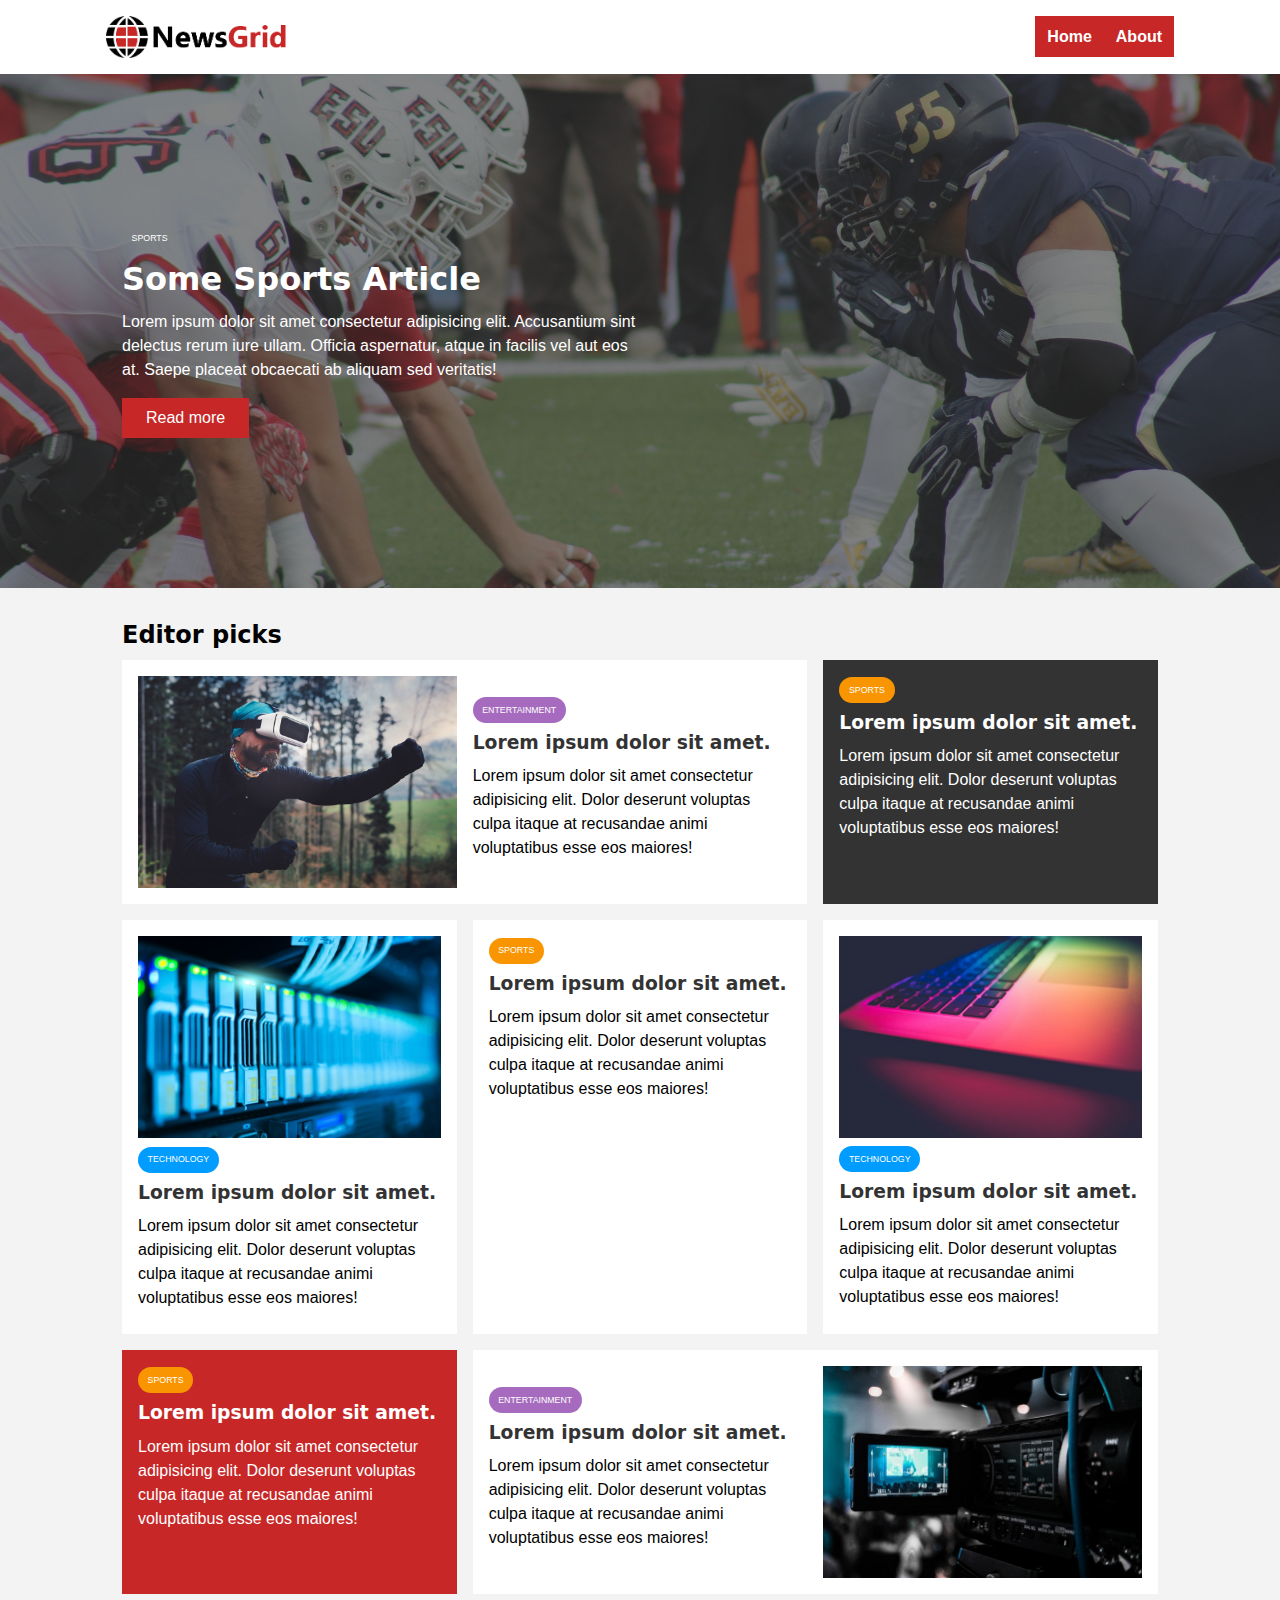
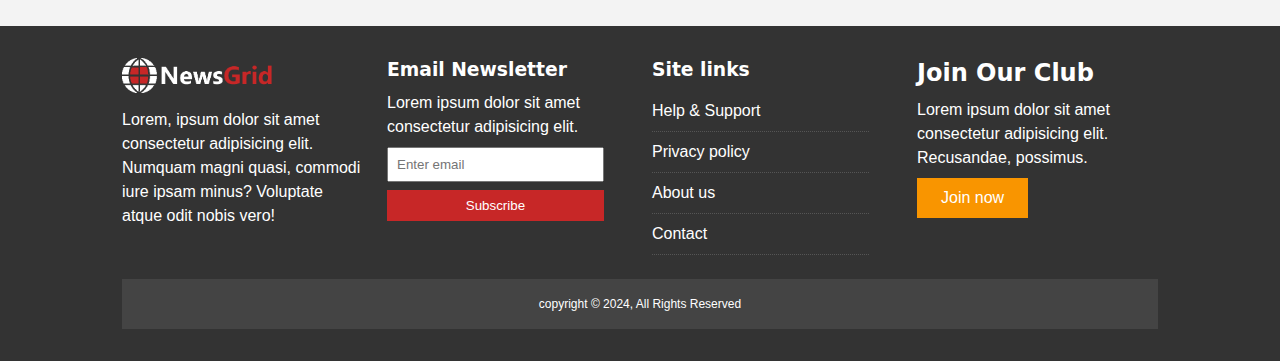
<file: index.html>
<!DOCTYPE html>
<html lang="en">
<head>
   <meta charset="UTF-8">
   <meta name="viewport" content="width=device-width, initial-scale=1.0">
   <link rel="stylesheet" href="./css/style.css">
   <link rel="stylesheet" media="screen and (max-width: 768px)" href="./css/mobile.css">
   <title>News Grid</title>
</head>
<body>
   <nav id="main-nav">
      <div class="container">
         <img src="image_resources/logo.png" class="logo" alt="">
         <div class="social">
            <a href="http://facebook.com"><i></i></a>
            <a href="http://twitter.com"><i></i></a>
            <a href="http://instagram.com"><i></i></a>
            <a href="http://youtube.com.com"><i></i></a>
         </div>
         <ul>
            <li> <a href="index.html" class="current">Home</a></li>
            <li> <a href="about.html" class="current">About</a></li>
            
         </ul>
      </div>
   </nav>
   <!-- showcase -->
   <header id="showcase">
      <div class="container">
         <div class="showcase-container">
            <div class="showcase-content">
               <div class="category category-sport">sports</div>
               <h1>Some Sports Article</h1>
               <p>Lorem ipsum dolor sit amet consectetur adipisicing elit. Accusantium sint delectus rerum iure ullam. Officia aspernatur, atque in facilis vel aut eos at. Saepe placeat obcaecati ab aliquam sed veritatis!</p>
               <a href="article.html" class="btn btn-primary">Read more</a>
            </div>
         </div>
      </div>
   </header>
   <!-- home articles -->
   <section id="home-articles" class="py-2">
      <div class="container">
      <h2>Editor picks</h2>
      <div class="articles-container">
         <article class="card">
            <img src="./image_resources/articles/ent1.jpg" alt="">
            <div>
               <div class="category category-ent">
                  Entertainment
               </div>
               <h3><a href="article.html">Lorem ipsum dolor sit amet.</a></h3>
               <p>Lorem ipsum dolor sit amet consectetur adipisicing elit. Dolor deserunt voluptas culpa itaque at recusandae animi voluptatibus esse eos maiores!</p>
            </div>
         </article>
         <article class="card bg-dark" >
            
               <div class="category category-sports">
                  Sports
               </div>
               <h3><a href="article.html">Lorem ipsum dolor sit amet.</a></h3>
               <p>Lorem ipsum dolor sit amet consectetur adipisicing elit. Dolor deserunt voluptas culpa itaque at recusandae animi voluptatibus esse eos maiores!</p>
         </article>
         <article class="card">
            <img src="./image_resources/articles/tech1.jpg" alt="">
            <div class="category category-tech">
               Technology
            </div>
            <h3><a href="article.html">Lorem ipsum dolor sit amet.</a></h3>
            <p>Lorem ipsum dolor sit amet consectetur adipisicing elit. Dolor deserunt voluptas culpa itaque at recusandae animi voluptatibus esse eos maiores!</p>
      </article>

      <article class="card">
         <div class="category category-sports">
            sports
         </div>
         <h3><a href="article.html">Lorem ipsum dolor sit amet.</a></h3>
         <p>Lorem ipsum dolor sit amet consectetur adipisicing elit. Dolor deserunt voluptas culpa itaque at recusandae animi voluptatibus esse eos maiores!</p>
   </article>

   <article class="card">
      <img src="./image_resources/articles/tech2.jpg" alt="">
      <div class="category category-tech">
         Technology
      </div>
      <h3><a href="article.html">Lorem ipsum dolor sit amet.</a></h3>
      <p>Lorem ipsum dolor sit amet consectetur adipisicing elit. Dolor deserunt voluptas culpa itaque at recusandae animi voluptatibus esse eos maiores!</p>
</article>

<article class="card bg-primary">
            
   <div class="category category-sports">
      Sports
   </div>
   <h3><a href="article.html">Lorem ipsum dolor sit amet.</a></h3>
   <p>Lorem ipsum dolor sit amet consectetur adipisicing elit. Dolor deserunt voluptas culpa itaque at recusandae animi voluptatibus esse eos maiores!</p>
</article>

<article class="card">
   <div>
      <div class="category category-ent">
         Entertainment
      </div>
      <h3><a href="article.html">Lorem ipsum dolor sit amet.</a></h3>
      <p>Lorem ipsum dolor sit amet consectetur adipisicing elit. Dolor deserunt voluptas culpa itaque at recusandae animi voluptatibus esse eos maiores!</p>
   </div>
   <img src="./image_resources/articles/ent2.jpg" alt="">
</article>
      </div>
   </div>
   </section>

   <!-- footer -->
   <footer id="main-footer" class="py-2">
      <div class="container footer-container">
         <div>
            <img src="./image_resources/logo_light.png" alt="Newsgrid">
            <p>Lorem, ipsum dolor sit amet consectetur adipisicing elit. Numquam magni quasi, commodi iure ipsam minus? Voluptate atque odit nobis vero!</p>
         </div>
         <div>
            <h3>Email Newsletter</h3>
            <p>Lorem ipsum dolor sit amet consectetur adipisicing elit.</p>
            <form>
               <input type="email" placeholder="Enter email">
               <input type="submit" value="Subscribe" class="btn btn-primary">
            </form>
         </div>
         <div>
            <h3>Site links</h3>
            <ul class="list">
               <li><a href="#">Help & Support</a></li>
               <li><a href="#">Privacy policy</a></li>
               <li><a href="#">About us</a></li>
               <li><a href="#">Contact</a></li>
            </ul>
         </div>
         <div>
            <h2>Join Our Club</h2>
            <p>Lorem ipsum dolor sit amet consectetur adipisicing elit. Recusandae, possimus.</p>
            <a href="#" class="btn btn-secondary">Join now</a>
         </div>
         <div>
            <p>
               copyright &copy; 2024, All Rights Reserved
            </p>
         </div>

      </div>
   </footer>
</body>
</html>
</file>
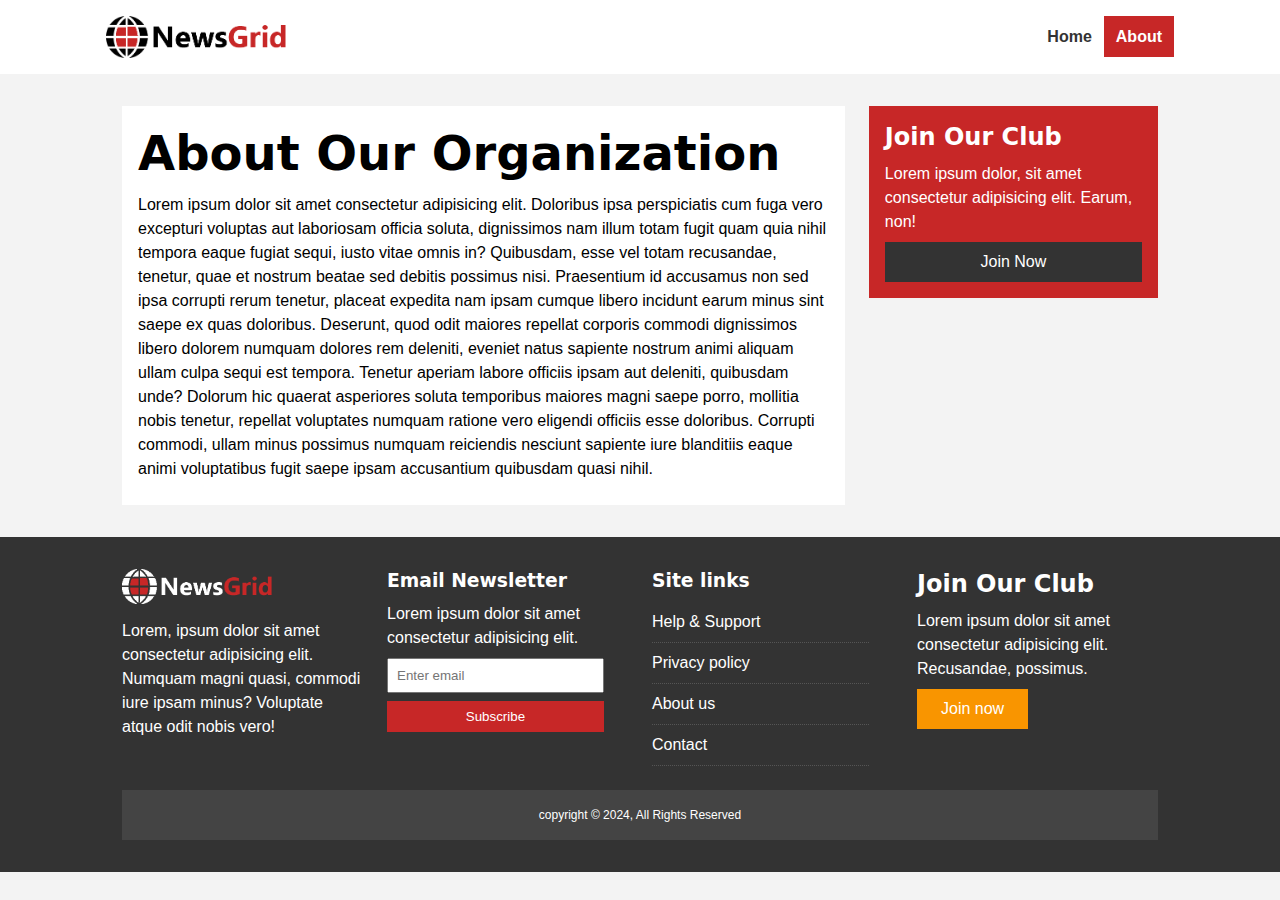
<file: about.html>
<!DOCTYPE html>
<html lang="en">
<head>
   <meta charset="UTF-8">
   <meta name="viewport" content="width=device-width, initial-scale=1.0">
   <link rel="stylesheet" href="./css/style.css">
   <link rel="stylesheet" media="screen and (max-width: 768px)" href="./css/mobile.css">
   <title>News Grid | About</title>
</head>
<body>
   <nav id="main-nav">
      <div class="container">
         <img src="image_resources/logo.png" class="logo" alt="">
         <div class="social">
            <a href="http://facebook.com"><i></i></a>
            <a href="http://twitter.com"><i></i></a>
            <a href="http://instagram.com"><i></i></a>
            <a href="http://youtube.com.com"><i></i></a>
         </div>
         <ul>
            <li> <a href="index.html">Home</a></li>
            <li> <a href="index.html" class="current">About</a></li>
            
         </ul>
      </div>
   </nav>
   
<section id="about">
   <div class="container">
      <div class="page-container">
         <article class="card">
            <h1 class="l-heading">About Our Organization
            </h1>
            <p>Lorem ipsum dolor sit amet consectetur adipisicing elit. Doloribus ipsa perspiciatis cum fuga vero excepturi voluptas aut laboriosam officia soluta, dignissimos nam illum totam fugit quam quia nihil tempora eaque fugiat sequi, iusto vitae omnis in? Quibusdam, esse vel totam recusandae, tenetur, quae et nostrum beatae sed debitis possimus nisi. Praesentium id accusamus non sed ipsa corrupti rerum tenetur, placeat expedita nam ipsam cumque libero incidunt earum minus sint saepe ex quas doloribus. Deserunt, quod odit maiores repellat corporis commodi dignissimos libero dolorem numquam dolores rem deleniti, eveniet natus sapiente nostrum animi aliquam ullam culpa sequi est tempora. Tenetur aperiam labore officiis ipsam aut deleniti, quibusdam unde? Dolorum hic quaerat asperiores soluta temporibus maiores magni saepe porro, mollitia nobis tenetur, repellat voluptates numquam ratione vero eligendi officiis esse doloribus. Corrupti commodi, ullam minus possimus numquam reiciendis nesciunt sapiente iure blanditiis eaque animi voluptatibus fugit saepe ipsam accusantium quibusdam quasi nihil.</p>
         </article>
         <aside class="card bg-primary">
            <h2>Join Our Club</h2>
            <p>Lorem ipsum dolor, sit amet consectetur adipisicing elit. Earum, non!</p>
            <a href="#" class="btn btn-dark btn-block">
               Join Now
            </a>
         </aside>
      </div>
   </div>
</section>





   <!-- footer -->
   <footer id="main-footer" class="py-2">
      <div class="container footer-container">
         <div>
            <img src="./image_resources/logo_light.png" alt="Newsgrid">
            <p>Lorem, ipsum dolor sit amet consectetur adipisicing elit. Numquam magni quasi, commodi iure ipsam minus? Voluptate atque odit nobis vero!</p>
         </div>
         <div>
            <h3>Email Newsletter</h3>
            <p>Lorem ipsum dolor sit amet consectetur adipisicing elit.</p>
            <form>
               <input type="email" placeholder="Enter email">
               <input type="submit" value="Subscribe" class="btn btn-primary">
            </form>
         </div>
         <div>
            <h3>Site links</h3>
            <ul class="list">
               <li><a href="#">Help & Support</a></li>
               <li><a href="#">Privacy policy</a></li>
               <li><a href="#">About us</a></li>
               <li><a href="#">Contact</a></li>
            </ul>
         </div>
         <div>
            <h2>Join Our Club</h2>
            <p>Lorem ipsum dolor sit amet consectetur adipisicing elit. Recusandae, possimus.</p>
            <a href="#" class="btn btn-secondary">Join now</a>
         </div>
         <div>
            <p>
               copyright &copy; 2024, All Rights Reserved
            </p>
         </div>

      </div>
   </footer>
</body>
</html>
</file>
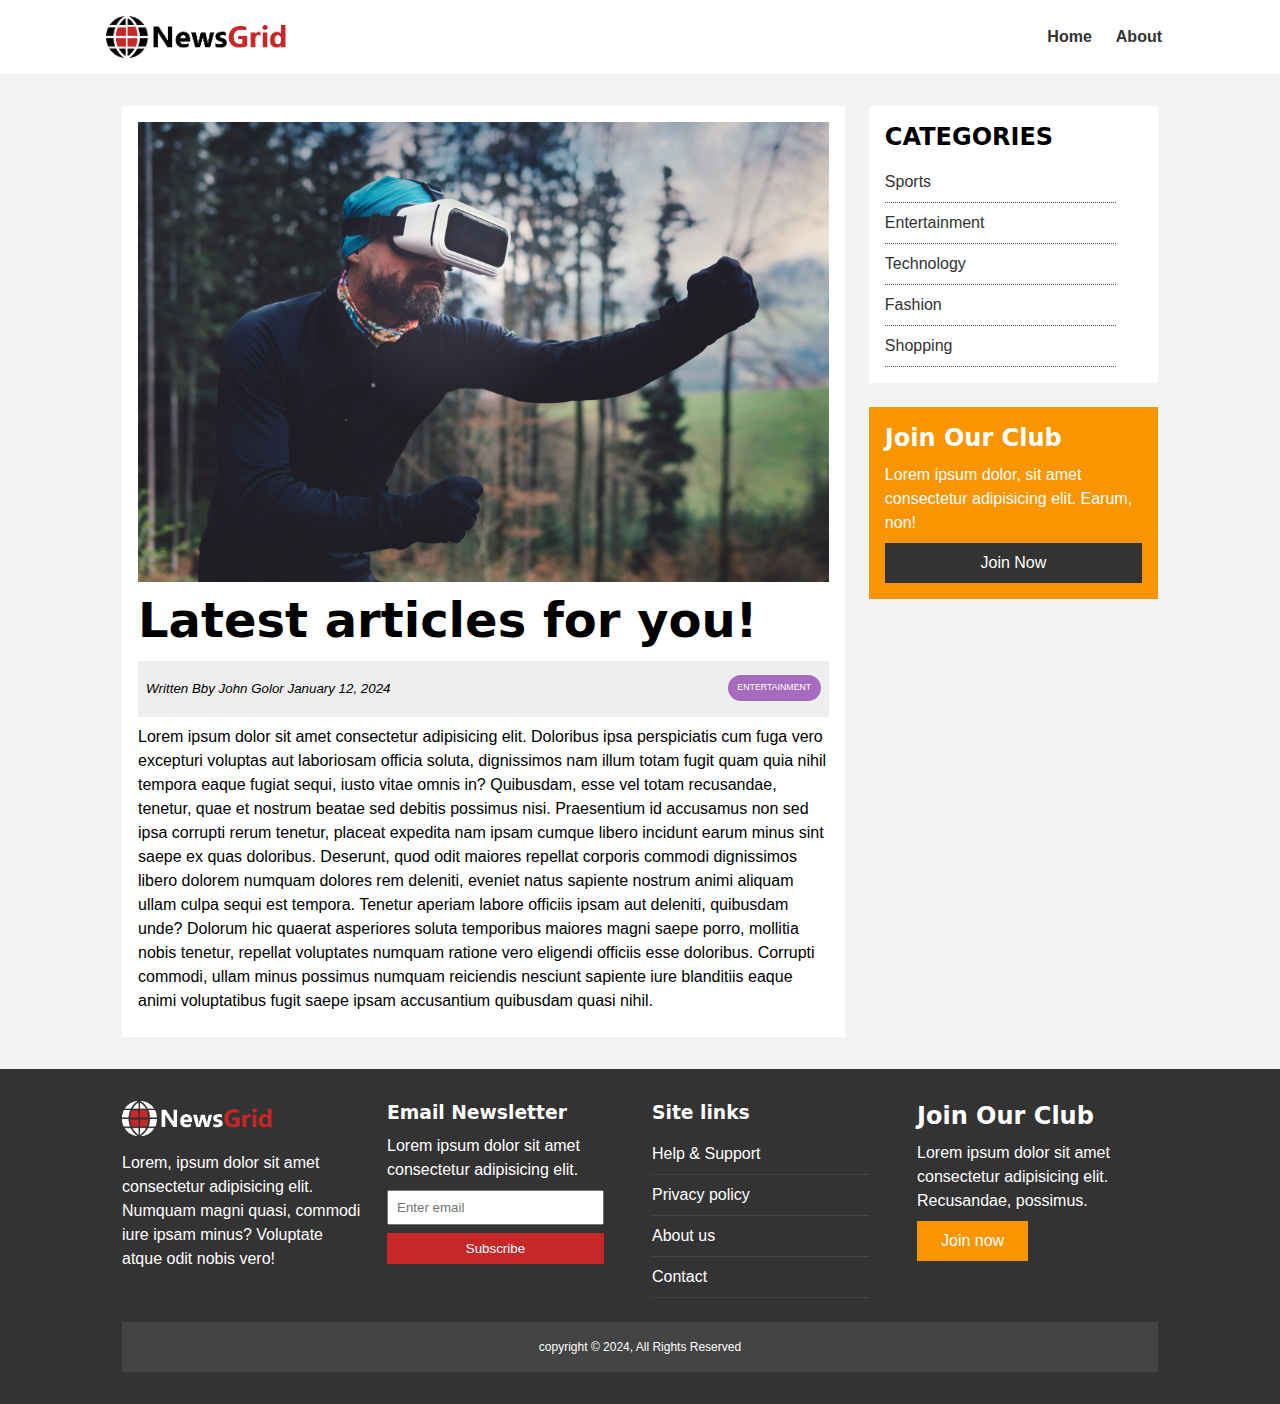
<file: article.html>
<!DOCTYPE html>
<html lang="en">
<head>
   <meta charset="UTF-8">
   <meta name="viewport" content="width=device-width, initial-scale=1.0">
   <link rel="stylesheet" href="./css/style.css">
   <link rel="stylesheet" media="screen and (max-width: 768px)" href="./css/mobile.css">
   <title>News Grid | Latest Updates</title>
</head>
<body>
   <nav id="main-nav">
      <div class="container">
         <img src="image_resources/logo.png" class="logo" alt="">
         <div class="social">
            <a href="http://facebook.com"><i></i></a>
            <a href="http://twitter.com"><i></i></a>
            <a href="http://instagram.com"><i></i></a>
            <a href="http://youtube.com.com"><i></i></a>
         </div>
         <ul>
            <li> <a href="index.html">Home</a></li>
            <li> <a href="index.html">About</a></li>
            
         </ul>
      </div>
   </nav>
   
<section id="article">
   <div class="container">
      <div class="page-container">
         <article class="card">
            <img src="./ent1.jpg" alt="">
            <h1 class="l-heading">Latest articles for you!
            </h1>
            <div class="meta">
               <small>
                  <i class="fas fa-user">Written Bby John Golor January 12, 2024</i>
               </small>
               <div class="category category-ent">Entertainment</div>
            </div>
            <p>Lorem ipsum dolor sit amet consectetur adipisicing elit. Doloribus ipsa perspiciatis cum fuga vero excepturi voluptas aut laboriosam officia soluta, dignissimos nam illum totam fugit quam quia nihil tempora eaque fugiat sequi, iusto vitae omnis in? Quibusdam, esse vel totam recusandae, tenetur, quae et nostrum beatae sed debitis possimus nisi. Praesentium id accusamus non sed ipsa corrupti rerum tenetur, placeat expedita nam ipsam cumque libero incidunt earum minus sint saepe ex quas doloribus. Deserunt, quod odit maiores repellat corporis commodi dignissimos libero dolorem numquam dolores rem deleniti, eveniet natus sapiente nostrum animi aliquam ullam culpa sequi est tempora. Tenetur aperiam labore officiis ipsam aut deleniti, quibusdam unde? Dolorum hic quaerat asperiores soluta temporibus maiores magni saepe porro, mollitia nobis tenetur, repellat voluptates numquam ratione vero eligendi officiis esse doloribus. Corrupti commodi, ullam minus possimus numquam reiciendis nesciunt sapiente iure blanditiis eaque animi voluptatibus fugit saepe ipsam accusantium quibusdam quasi nihil.</p>
         </article>
         <aside id="categories" class="card">
            <h2>CATEGORIES</h2>
            <ul class="list">
               <li><a href="#"><i class="fas fa-chevron-right"></i>Sports</a></li>
               <li><a href="#"><i class="fas fa-chevron-right"></i>Entertainment</a></li>
               <li><a href="#"><i class="fas fa-chevron-right"></i>Technology</a></li>
               <li><a href="#"><i class="fas fa-chevron-right"></i>Fashion</a></li>
               <li><a href="#"><i class="fas fa-chevron-right"></i>Shopping</a></li>
            </ul>
         </aside>

         <aside class="card bg-secondary">
            <h2>Join Our Club</h2>
            <p>Lorem ipsum dolor, sit amet consectetur adipisicing elit. Earum, non!</p>
            <a href="#" class="btn btn-dark btn-block">
               Join Now
            </a>
         </aside>
      </div>
   </div>
</section>





   <!-- footer -->
   <footer id="main-footer" class="py-2">
      <div class="container footer-container">
         <div>
            <img src="./image_resources/logo_light.png" alt="Newsgrid">
            <p>Lorem, ipsum dolor sit amet consectetur adipisicing elit. Numquam magni quasi, commodi iure ipsam minus? Voluptate atque odit nobis vero!</p>
         </div>
         <div>
            <h3>Email Newsletter</h3>
            <p>Lorem ipsum dolor sit amet consectetur adipisicing elit.</p>
            <form>
               <input type="email" placeholder="Enter email">
               <input type="submit" value="Subscribe" class="btn btn-primary">
            </form>
         </div>
         <div>
            <h3>Site links</h3>
            <ul class="list">
               <li><a href="#">Help & Support</a></li>
               <li><a href="#">Privacy policy</a></li>
               <li><a href="#">About us</a></li>
               <li><a href="#">Contact</a></li>
            </ul>
         </div>
         <div>
            <h2>Join Our Club</h2>
            <p>Lorem ipsum dolor sit amet consectetur adipisicing elit. Recusandae, possimus.</p>
            <a href="#" class="btn btn-secondary">Join now</a>
         </div>
         <div>
            <p>
               copyright &copy; 2024, All Rights Reserved
            </p>
         </div>

      </div>
   </footer>
</body>
</html>
</file>
<file: css/style.css>
:root{
   --primary-color:#c72727;
   --secondary-color: #f99500;
   --light-color:#f3f3f3;
   --dark-color: #333;
   --max-width: 1100px;
}

.category{
   --sports-color: #f99500;
   --ent-color: #a66bbe;
   --tech-color: #009cff;
}

*{
   margin: 0;
   padding: 0;
   box-sizing: border-box;
}

body{
   font-family: sans-serif;
   line-height: 1.5;
   background: var(--light-color);
}

a{
   color: #333;
   text-decoration: none;
}
ul{
   list-style: none;
}
p{
   margin: .5rem 0;
}

img{
   width: 100%;
}

h1, h2, h3, h4, h5, h6{
   font-family: system-ui, -apple-system, BlinkMacSystemFont, 'Segoe UI', Roboto, Oxygen, Ubuntu, Cantarell, 'Open Sans', 'Helvetica Neue', sans-serif;
   margin-bottom: .55rem;
   line-height: 1.3;
}

.container{
   max-width: var(--max-width);
   margin: auto;
   padding: 0 2rem;
   overflow: hidden;
}

.category{
   display: inline-block;
   color: white;
   font-size: .55rem;
   text-transform: uppercase;
   padding: 0.4rem 0.6rem;
   border-radius: 15px;
   margin-bottom: 0.5rem;
}

.category-sports{ background: var(--sports-color);}
.category-ent{ background: var(--ent-color);}
.category-tech{ background: var(--tech-color);}


.btn{
   display: inline-block;
   border: none;
   background: var(--dark-color);
   color: #fff;
   padding: 0.5rem 1.5rem;
}

.btn-light{background: var(--light-color);}
.btn-primary{background: var(--primary-color);}
.btn-secondary{background: var(--secondary-color);}

.btn-block{
   display: block;
   width: 100%;
   text-align: center;
}

.btn:hover{
   opacity: 0.9;
}

.card{
   background:#fff;
   padding: 1rem;
}

.bg-dark {
   background: var(--dark-color);
   color: #fff;
}

.bg-primary {
   background: var(--primary-color);
   color: #fff;
}
.bg-secondary {
   background: var(--secondary-color);
   color: #fff;
}

.bg-dark h1,
.bg-dark h2,
.bg-dark h3,
.bg-dark a,
.bg-primary h1,
.bg-primary h2,
.bg-primary h3,
.bg-primary a,
.bg-secondary h1,
.bg-secondary h2,
.bg-secondary h3,
.bg-secondary a{
color: #fff;
}


.py-1{padding: 1.5rem 0;}
.py-2{padding: 2rem 0;}
.py-3{padding: 3rem 0;}
.p-1{padding: 1.5rem;}
.p-2{padding: 2rem;}
.p-3{padding: 3rem;}

.l-heading{
   font-size: 3rem;
}

.list li{
padding: .5rem 0;
border-bottom: #555 dotted 1px;
width: 90%;

}

.list li a:hover{
   color: var(--primary-color) !important;
}


/* grid container  */
.page-container{
   display: grid;
   grid-template-columns: 5fr 2fr;
   margin: 2rem 0;
   grid-gap: 1.5rem;
}

.page-container > *:first-child{
   grid-row: 1 / span 3;
}
/* navigation */
#main-nav{
   background: #fff;
   position: sticky;
   top: 0;
   z-index: 2;

}
/* navigation */
#main-nav .container{
   display: grid;
   grid-template-columns: 6fr 3fr 2fr;
   padding: 1rem;
   align-items: center;
}

#main-nav .logo{
   width: 180px;
}

#main-nav ul{
   justify-self: end;
   display: flex;
}

#main-nav ul li a{
   padding: 0.75rem;
   font-weight: bold;
}

#main-nav ul li a.current{
   background: var(--primary-color);
   color: #fff;
}
#main-nav ul li a:hover{
   background: var(--light-color);
   color: var(--dark-color);
}

#main-nav .social{
   justify-self: center;
}

#main-nav .social i{
   color: #777;
   margin-right: .5rem;
}
/* showcase */
#showcase{
   color: #fff;
   background: #333;
   padding: 2rem;
   position: relative;
}

#showcase:before{
   content: '';
   background: url(../image_resources/featured.jpg)  no-repeat center center/cover;
   position: absolute;
   top: 0;
   left: 0;
   width: 100%;
   height: 100%;
   opacity: 0.4;
}

#showcase .showcase-container{
   display: grid;
   grid-template-columns: repeat(2, 1fr);
   justify-content: center;
   align-items: center;
   height: 50vh;
}

#showcase .showcase-content{
   z-index: 1;
}

#showcase .showcase-content p{
   margin-bottom: 1rem;
}

/* ome Articles */
#home-articles .articles-container{
   display: grid;
   grid-template-columns: repeat(3, 1fr);
   grid-gap: 1rem;
}

#home-articles .articles-container > *:first-child,
#home-articles .articles-container > *:last-child{
   display: grid;
   grid-template-columns: repeat(2, 1fr);
   grid-gap: 1rem;
   align-items: center;
   grid-column: 1 / span 2;
}

#home-articles .articles-container > *:last-child{
   grid-column: 2/span 2;

}

#article .meta {
   display: flex;
   justify-content: space-between;
   align-items: center;
   background: #eee;
   padding: 0.5rem;
}

#article .meta .category {
   margin-top: 0.4rem;
}

/* footer */
#main-footer{
   background: var(--dark-color);
   color: #fff;
}

#main-footer img{
   width: 150px;

}
#main-footer a{
   color: #fff;
}

#main-footer .footer-container{
   display: grid;
   grid-template-columns: repeat(4, 1fr);
   grid-gap: 1.5rem;
}

#main-footer .footer-container >*:last-child{
   background: #444;
   grid-column: 1 /span 4;
   padding: .5rem;
   text-align: center;
   font-size: 0.75rem;
}

#main-footer .footer-container input[type='email']{
   width: 90%;
   padding: 0.5rem;
   margin-bottom: .5rem;
}
#main-footer .footer-container input[type='submit']{
   width: 90%
}
</file>
<file: css/mobile.css>
#main-nav .social{
   display: none;
}

#main-nav .container{
   grid-template-columns: 1fr;
   grid-gap: 1.2rem;
}

#main-nav ul,
#main-nav .logo{
   justify-self: center;
}

#main-nav ul li a{
   padding: 0.50rem;
}

#home-articles .articles-container{
   grid-template-columns: repeat(2, 1fr);
}

#home-articles .articles-container>*:first-child {
   grid-template-columns: 1fr;
   grid-column: 1;
}

#home-articles .articles-container>*:last-child {
   grid-template-columns: 1fr;
   grid-column: 1;
}

@media(max-width: 600px) { 
   /* stack grid items */
   #showcase .showcase-container,
   #home-articles .articles-container,
   #main-footer .footer-container{
      grid-template-columns: 1fr;
   }
   #main-footer .footer-container >*:last-child{
      grid-column: 1;
   }

   #main-footer .footer-container >*:first-child,
   #main-footer .footer-container >*:nth-child(2){
      border-bottom: #444 dotted 1px;
      padding-bottom: 1rem;
   }
      .page-container{
         grid-template-columns: 1fr;
         text-align: center;
      }

      .page-container>*:first-child{
         grid-row: 1;
      }
   }
</file>
